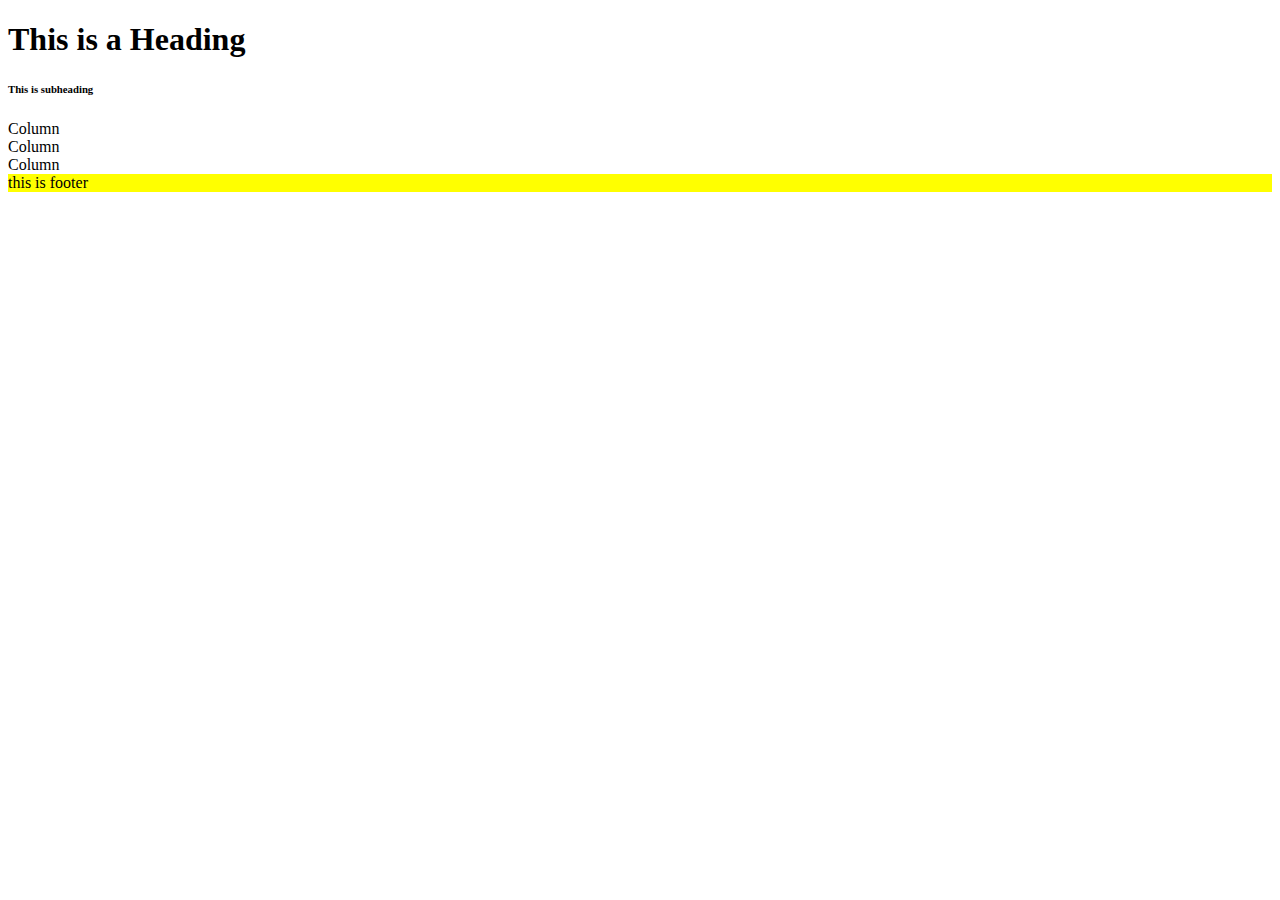
<file: dump/index.html>
<!DOCTYPE html>
<html lang="en">
		<head>
		<meta charset="UTF-8">
			<title>MULKO</title>			
			<link href="https://cdn.jsdelivr.net/npm/bootstrap@5.1.3/dist/css/bootstrap.min.css" rel="stylesheet" integrity="sha384-1BmE4kWBq78iYhFldvKuhfTAU6auU8tT94WrHftjDbrCEXSU1oBoqyl2QvZ6jIW3" crossorigin="anonymous">
		</head>
		<body>
			<h1>This is a Heading</h1>
			<h6>This is subheading</h6>
			<div class="container">
			<div class="row">
			<div class="col">
				Column
			</div>
			<div class="col">
				Column
			</div>
			<div class="col">
				Column
			</div>
		</div>
</div>
			
		<footer style="background:yellow">this is footer</footer>
		<script src="https://cdn.jsdelivr.net/npm/@popperjs/core@2.10.2/dist/umd/popper.min.js" integrity="sha384-7+zCNj/IqJ95wo16oMtfsKbZ9ccEh31eOz1HGyDuCQ6wgnyJNSYdrPa03rtR1zdB" crossorigin="anonymous"></script>
		<script src="https://cdn.jsdelivr.net/npm/bootstrap@5.1.3/dist/js/bootstrap.min.js" integrity="sha384-QJHtvGhmr9XOIpI6YVutG+2QOK9T+ZnN4kzFN1RtK3zEFEIsxhlmWl5/YESvpZ13" crossorigin="anonymous"></script>
	</body>
</html>
</file>
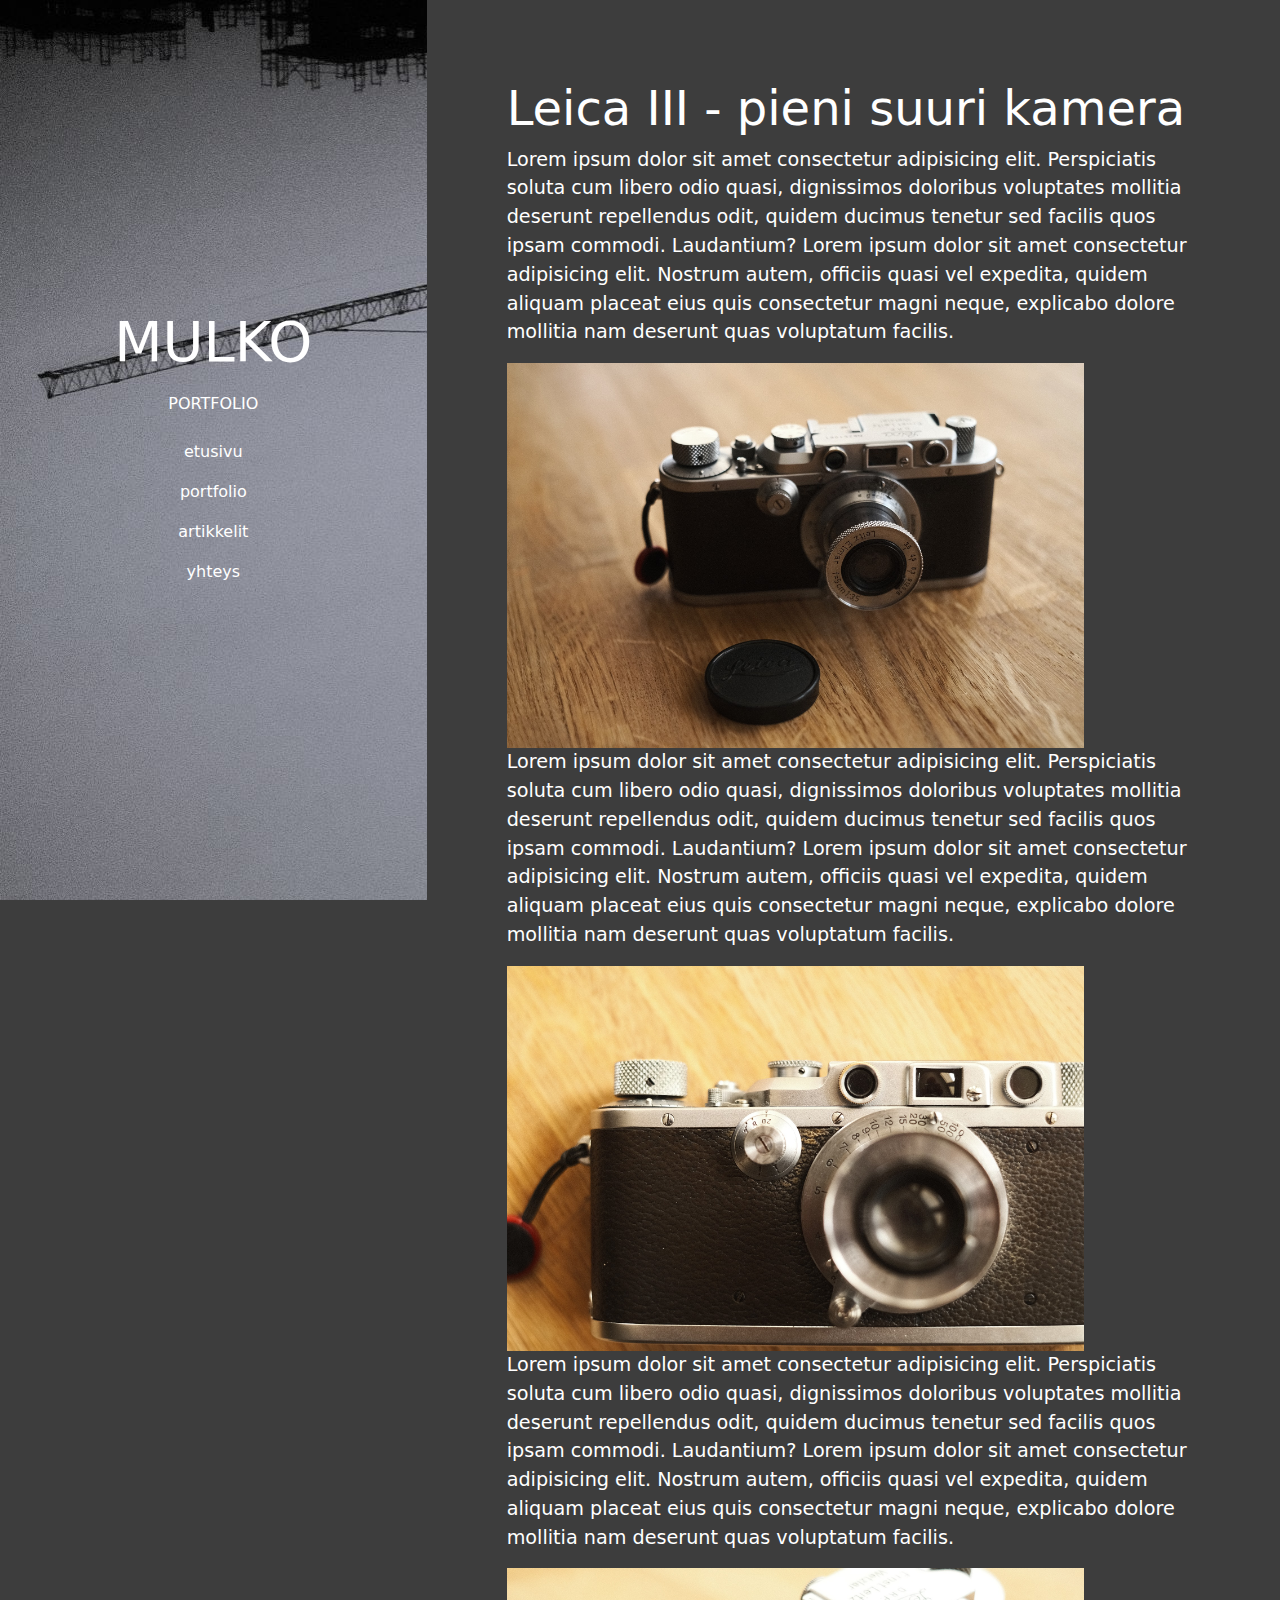
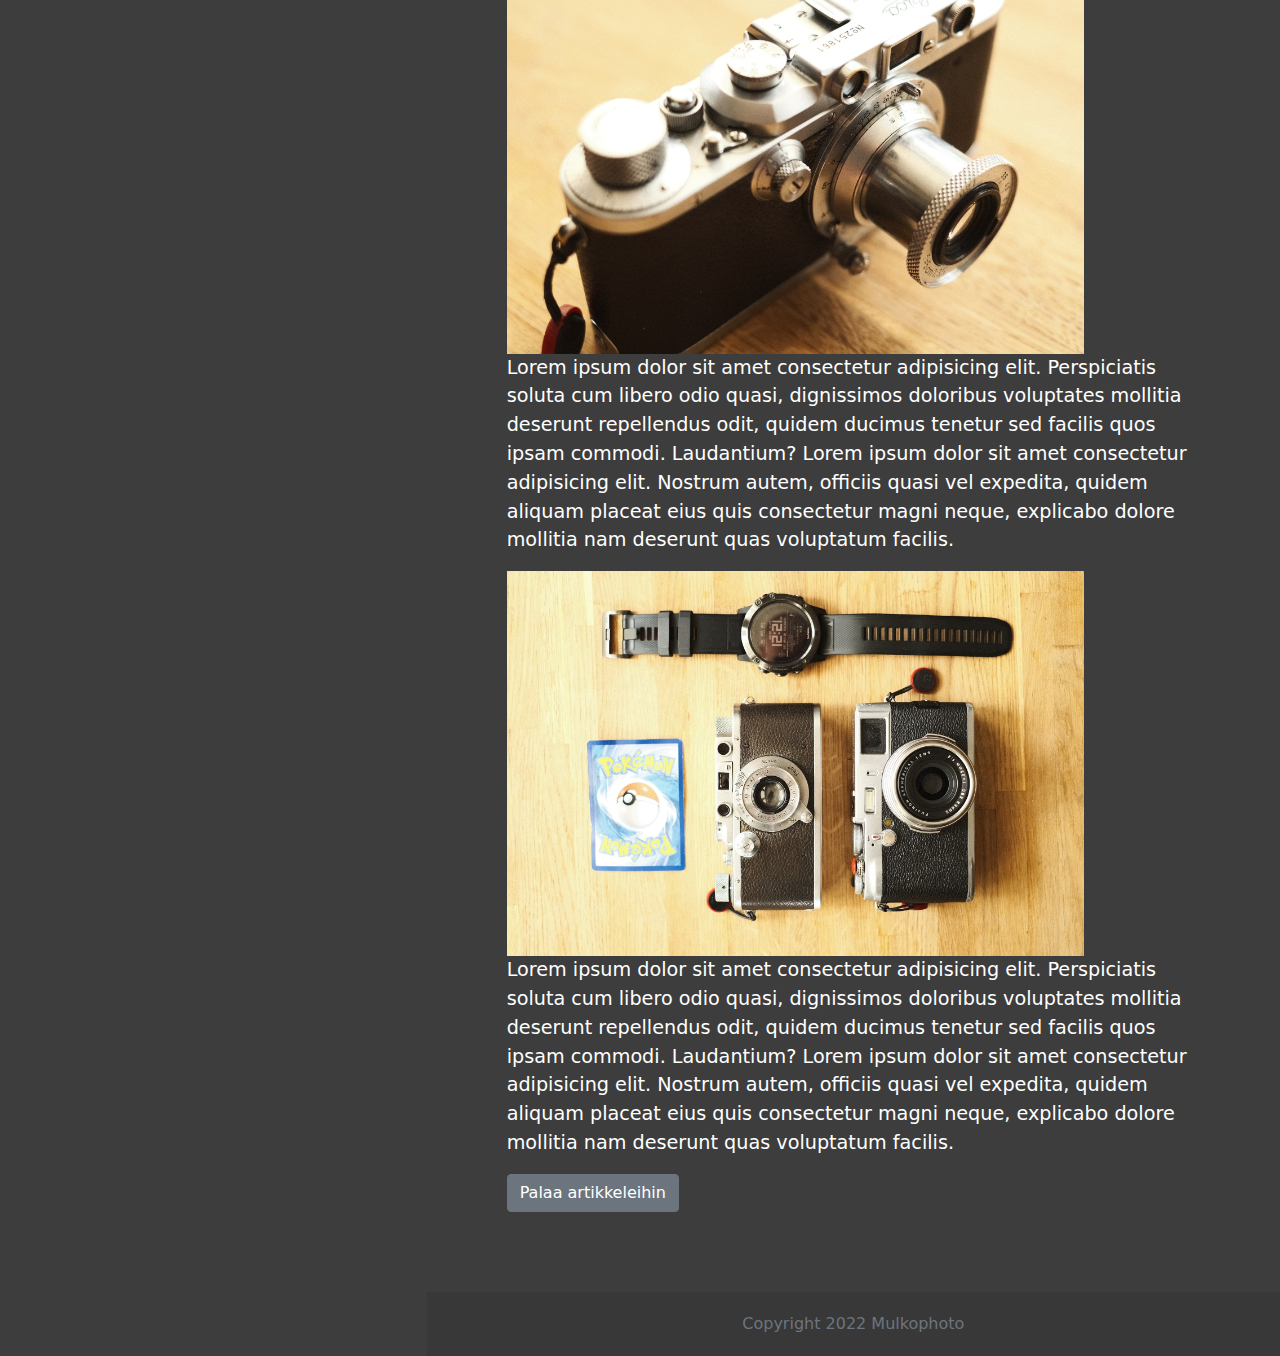
<file: artikkeli0001.html>
<!DOCTYPE html>
<html lang="en">
<head>
	<meta charset="UTF-8">
	<meta http-equiv="X-UA-Compatible" content="IE=edge">
	<meta name="viewport" content="width=device-width, initial-scale=1.0">
	<link rel="stylesheet" href="css/bootstrap.min.css">
	<link rel="stylesheet" href="css/styles.css">
	<title>MULKO</title>
</head>
<body>
	<div class="intro-left">
		<div class="container-fluid full-height">
			<div class="row text-center align-items-center full-height">
				<div class="col">
					<!-- <img src="img/kuva2.jpg" alt="kuva yksi" class="avatar"> -->
					<p class="display-4">MULKO</p>
					<p>PORTFOLIO</p>
						<ul class="nav flex-column">
							<li class="nav-item">
							  <a class="nav-link active" aria-current="page" href="index.html">etusivu</a>
							</li>
							<li class="nav-item">
							  <a class="nav-link" href="portfolio.html">portfolio</a>
							</li>
							<li class="nav-item">
							  <a class="nav-link" href="artikkelit.html">artikkelit</a>
							</li>
							<li class="nav-item">
								<a class="nav-link" href="yhteys.html">yhteys</a>
							  </li>
						  </ul>
				</div>
			</div>
		</div>
	</div>
	<div class="container-fluid">
		<div class="row">
			<div class="col-md-4"></div>
			<div class="col-md-8 panel-right px-0">

				<!-- <section class="quote">
					<figure>
						<blockquote class="blockquote">
						  <p>"Merry fucking Christmas."</p>
						</blockquote>
						<figcaption class="blockquote-footer">
						  David Goggins <cite title="Source Title">-2021</cite>
						</figcaption>
					  </figure>
				</section> -->
					
				<section class="intro">
					<h1 class="display-5">Leica III - pieni suuri kamera</h1>

					
					<p>Lorem ipsum dolor sit amet consectetur adipisicing elit. Perspiciatis soluta cum libero odio quasi, dignissimos doloribus voluptates mollitia deserunt repellendus odit, quidem ducimus tenetur sed facilis quos ipsam commodi. Laudantium? Lorem ipsum dolor sit amet consectetur adipisicing elit. Nostrum autem, officiis quasi vel expedita, quidem aliquam placeat eius quis consectetur magni neque, explicabo dolore mollitia nam deserunt quas voluptatum facilis.</p>
					<div class="col-md-10">	<img src="img_artikkeli/0001/img/2.jpg" class="img-fluid thumbnail" title="Mamiya RB67, Fuji Velvia 100"></div>
					<p>Lorem ipsum dolor sit amet consectetur adipisicing elit. Perspiciatis soluta cum libero odio quasi, dignissimos doloribus voluptates mollitia deserunt repellendus odit, quidem ducimus tenetur sed facilis quos ipsam commodi. Laudantium? Lorem ipsum dolor sit amet consectetur adipisicing elit. Nostrum autem, officiis quasi vel expedita, quidem aliquam placeat eius quis consectetur magni neque, explicabo dolore mollitia nam deserunt quas voluptatum facilis.</p>
					<div class="col-md-10">	<img src="img_artikkeli/0001/img/3.jpg" class="img-fluid thumbnail" title="Mamiya RB67, Fuji Velvia 100"></div>
					<p>Lorem ipsum dolor sit amet consectetur adipisicing elit. Perspiciatis soluta cum libero odio quasi, dignissimos doloribus voluptates mollitia deserunt repellendus odit, quidem ducimus tenetur sed facilis quos ipsam commodi. Laudantium? Lorem ipsum dolor sit amet consectetur adipisicing elit. Nostrum autem, officiis quasi vel expedita, quidem aliquam placeat eius quis consectetur magni neque, explicabo dolore mollitia nam deserunt quas voluptatum facilis.</p>
					<div class="col-md-10">	<img src="img_artikkeli/0001/img/4.jpg" class="img-fluid thumbnail" title="Mamiya RB67, Fuji Velvia 100"></div>
					<p>Lorem ipsum dolor sit amet consectetur adipisicing elit. Perspiciatis soluta cum libero odio quasi, dignissimos doloribus voluptates mollitia deserunt repellendus odit, quidem ducimus tenetur sed facilis quos ipsam commodi. Laudantium? Lorem ipsum dolor sit amet consectetur adipisicing elit. Nostrum autem, officiis quasi vel expedita, quidem aliquam placeat eius quis consectetur magni neque, explicabo dolore mollitia nam deserunt quas voluptatum facilis.</p>
					<div class="col-md-10">	<img src="img_artikkeli/0001/img/5.jpg" class="img-fluid thumbnail" title="Mamiya RB67, Fuji Velvia 100"></div>
					<p>Lorem ipsum dolor sit amet consectetur adipisicing elit. Perspiciatis soluta cum libero odio quasi, dignissimos doloribus voluptates mollitia deserunt repellendus odit, quidem ducimus tenetur sed facilis quos ipsam commodi. Laudantium? Lorem ipsum dolor sit amet consectetur adipisicing elit. Nostrum autem, officiis quasi vel expedita, quidem aliquam placeat eius quis consectetur magni neque, explicabo dolore mollitia nam deserunt quas voluptatum facilis.</p>
					<a href="artikkelit.html"><button type="button" class="btn btn-secondary">Palaa artikkeleihin</button></a>
					
				</section>
				<footer class="footer">
					<div class="container-fluid">
						<span class="text-muted">
							Copyright 2022 Mulkophoto
						</span>
					</div>
				</footer>	

			</div>
		</div>
	</div>
	<script src="https://cdn.jsdelivr.net/npm/bootstrap@5.1.3/dist/js/bootstrap.bundle.min.js" integrity="sha384-ka7Sk0Gln4gmtz2MlQnikT1wXgYsOg+OMhuP+IlRH9sENBO0LRn5q+8nbTov4+1p" crossorigin="anonymous"></script>
	<script src="js/bootstrap.bundle.min.js" integrity="sha384-ka7Sk0Gln4gmtz2MlQnikT1wXgYsOg+OMhuP+IlRH9sENBO0LRn5q+8nbTov4+1p" crossorigin="anonymous"></script>

</body>
</html>
</file>
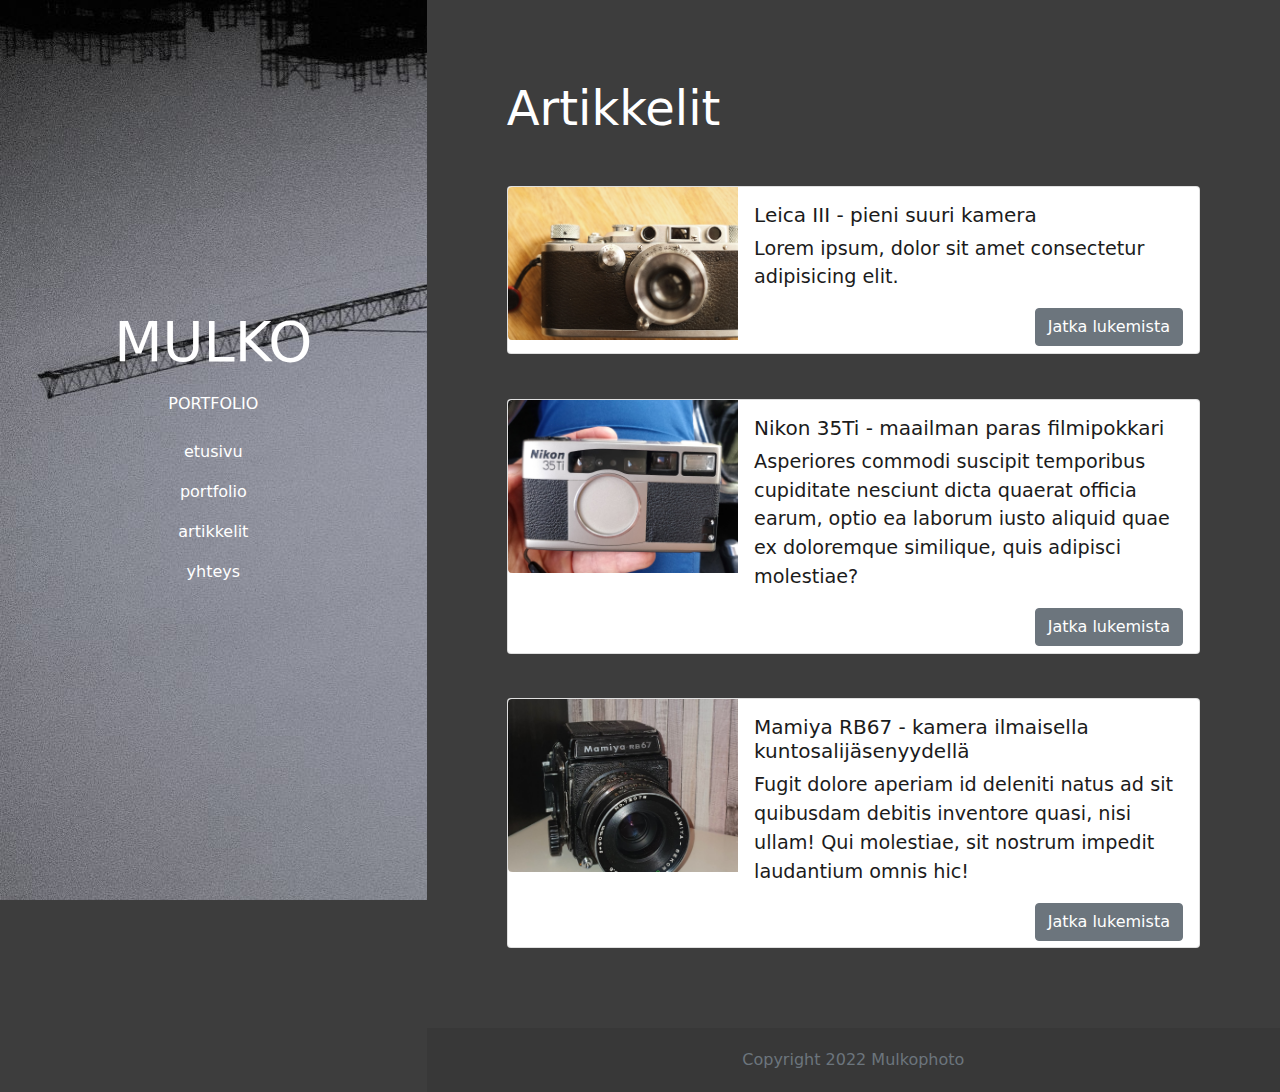
<file: artikkelit.html>
<!DOCTYPE html>
<html lang="en">
<head>
	<meta charset="UTF-8">
	<meta http-equiv="X-UA-Compatible" content="IE=edge">
	<meta name="viewport" content="width=device-width, initial-scale=1.0">
	<link rel="stylesheet" href="css/bootstrap.min.css">
	<link rel="stylesheet" href="css/styles.css">
	<title>MULKO</title>
</head>
<body>
	<div class="intro-left">
		<div class="container-fluid full-height">
			<div class="row text-center align-items-center full-height">
				<div class="col">
					<!-- <img src="img/kuva2.jpg" alt="kuva yksi" class="avatar"> -->
					<p class="display-4">MULKO</p>
					<p>PORTFOLIO</p>
						<ul class="nav flex-column">
							<li class="nav-item">
							  <a class="nav-link active" aria-current="page" href="index.html">etusivu</a>
							</li>
							<li class="nav-item">
							  <a class="nav-link" href="portfolio.html">portfolio</a>
							</li>
							<li class="nav-item">
							  <a class="nav-link" href="artikkelit.html">artikkelit</a>
							</li>
							<li class="nav-item">
								<a class="nav-link" href="yhteys.html">yhteys</a>
							  </li>
						  </ul>
				</div>
			</div>
		</div>
	</div>
	<div class="container-fluid">
		<div class="row">
			<div class="col-md-4"></div>
			<div class="col-md-8 panel-right px-0">

				<!-- <section class="quote">
					<figure>
						<blockquote class="blockquote">
						  <p>"Merry fucking Christmas."</p>
						</blockquote>
						<figcaption class="blockquote-footer">
						  David Goggins <cite title="Source Title">-2021</cite>
						</figcaption>
					  </figure>
				</section> -->
				<section class="blog">
					<h2 class="display-5 mb-5">Artikkelit</h2>
					<div class="container-fluid">
						<!-- <div class="card" style="width: 100%">
							<div class="card-body">
							  <h5 class="card-title">Card title</h5>
							  <p class="card-text">Lorem, ipsum dolor sit amet consectetur adipisicing elit. Consectetur reiciendis repellendus dolorem nam deserunt facere commodi blanditiis ipsa provident laudantium minima laborum numquam, ducimus odit harum accusantium cum nemo est.</p>
							  <button type="button" class="btn btn-secondary">Jatka lukemista</button>
							</div>
						  </div>  -->
					</div>
					<div class="card mb-3" style="width: 100%;">
						<div class="row g-0">
						  <div class="col-md-4">
							<img src="img_artikkeli/0001/img/3.jpg" class="img-fluid rounded-start" alt="Leicaiii">
						  </div>
						  <div class="col-md-8">
							<div class="card-body">
							  <h5 class="card-title">Leica III - pieni suuri kamera</h5>
							  <p class="card-text">Lorem ipsum, dolor sit amet consectetur adipisicing elit.</p>
							  <a href="artikkeli0001.html"><button type="button" class="btn btn-secondary float-end">Jatka lukemista</button></a><br>
							</div>
						  </div>
						</div>
					  </div>
					<br>
					<div class="card mb-3" style="width: 100%;">
						<div class="row g-0">
						  <div class="col-md-4">
							<img src="img_artikkeli/0002/img/1.jpg" class="img-fluid rounded-start" alt="Nikon35ti">
						  </div>
						  <div class="col-md-8">
							<div class="card-body">
							  <h5 class="card-title">Nikon 35Ti - maailman paras filmipokkari</h5>
							  <p class="card-text">Asperiores commodi suscipit temporibus cupiditate nesciunt dicta quaerat officia earum, optio ea laborum iusto aliquid quae ex doloremque similique, quis adipisci molestiae?</p>
							  <a href="#"><button type="button" class="btn btn-secondary float-end">Jatka lukemista</button></a><br>
							</div>
						  </div>
						</div>
					  </div>
					  <br>
					  <div class="card mb-3" style="width: 100%;">
						<div class="row g-0">
						  <div class="col-md-4">
							<img src="img_artikkeli/0003/img/1.jpg" class="img-fluid rounded-start" alt="Mamiyarb67">
						  </div>
						  <div class="col-md-8">
							<div class="card-body">
							  <h5 class="card-title">Mamiya RB67 - kamera ilmaisella kuntosalij&auml;senyydell&auml;</h5>
							  <p class="card-text">Fugit dolore aperiam id deleniti natus ad sit quibusdam debitis inventore quasi, nisi ullam! Qui molestiae, sit nostrum impedit laudantium omnis hic!</p>
							  <a href="#"><button type="button" class="btn btn-secondary float-end">Jatka lukemista</button></a><br>
							</div>
						  </div>
						</div>
					  </div>
			
				</section>
				<footer class="footer">
					<div class="container-fluid">
						<span class="text-muted">
							Copyright 2022 Mulkophoto
						</span>
					</div>
				</footer>	
			</div>
		</div>
	</div>
	<script src="https://cdn.jsdelivr.net/npm/bootstrap@5.1.3/dist/js/bootstrap.bundle.min.js" integrity="sha384-ka7Sk0Gln4gmtz2MlQnikT1wXgYsOg+OMhuP+IlRH9sENBO0LRn5q+8nbTov4+1p" crossorigin="anonymous"></script>
	<script src="js/bootstrap.bundle.min.js" integrity="sha384-ka7Sk0Gln4gmtz2MlQnikT1wXgYsOg+OMhuP+IlRH9sENBO0LRn5q+8nbTov4+1p" crossorigin="anonymous"></script>

</body>
</html>
</file>
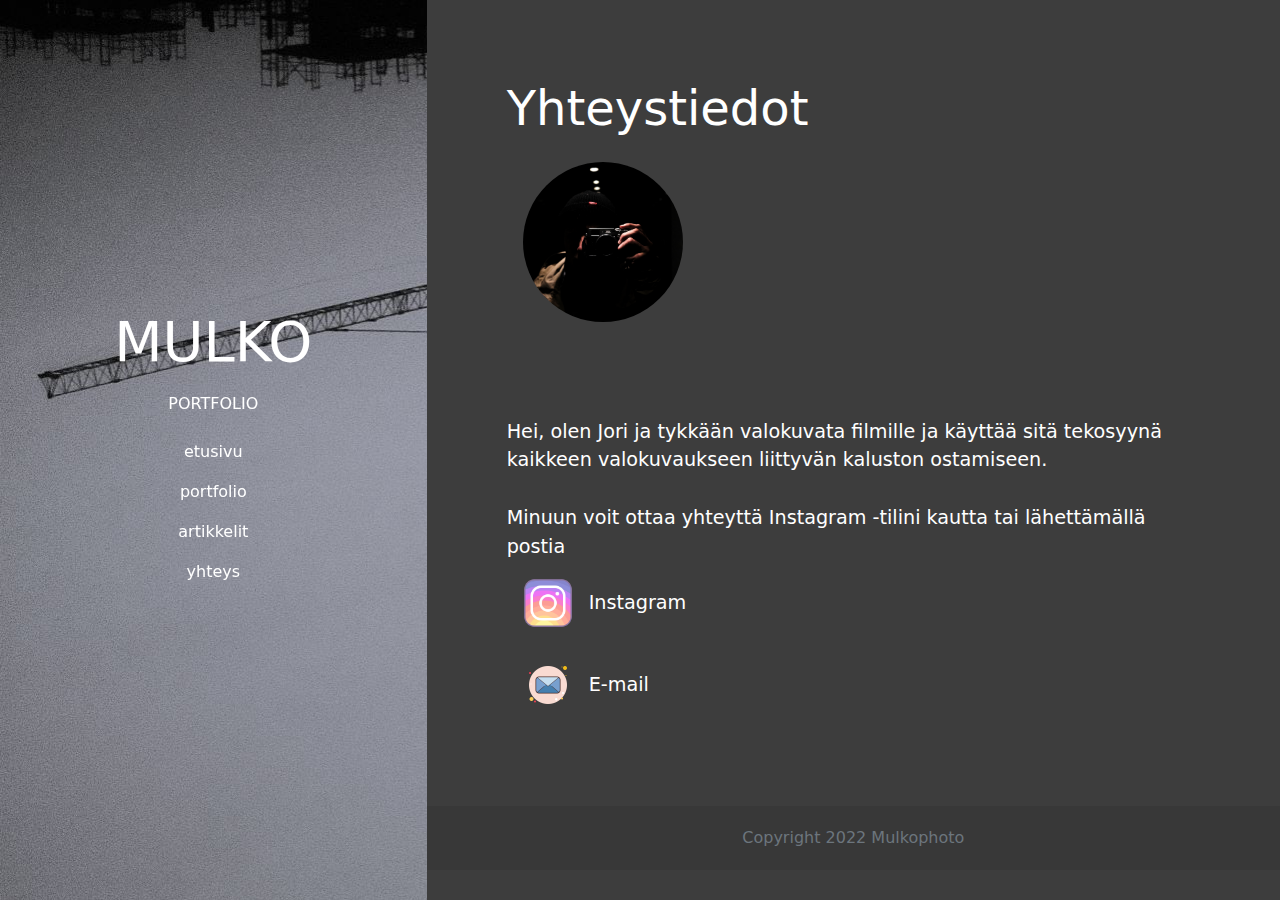
<file: yhteys.html>
<!DOCTYPE html>
<html lang="en">
<head>
	<meta charset="UTF-8">
	<meta http-equiv="X-UA-Compatible" content="IE=edge">
	<meta name="viewport" content="width=device-width, initial-scale=1.0">
	<link rel="stylesheet" href="css/bootstrap.min.css">
	<link rel="stylesheet" href="css/styles.css">
	<title>MULKO</title>
</head>
<body>
	<div class="intro-left">
		<div class="container-fluid full-height">
			<div class="row text-center align-items-center full-height">
				<div class="col">
					<p class="display-4">MULKO</p>
					<p>PORTFOLIO</p>
						<ul class="nav flex-column">
							<li class="nav-item">
							  <a class="nav-link active" aria-current="page" href="index.html">etusivu</a>
							</li>
							<li class="nav-item">
							  <a class="nav-link" href="portfolio.html">portfolio</a>
							</li>
							<li class="nav-item">
							  <a class="nav-link" href="artikkelit.html">artikkelit</a>
							</li>
							<li class="nav-item">
								<a class="nav-link" href="yhteys.html">yhteys</a>
							  </li>
						  </ul>
				</div>
			</div>
		</div>
	</div>
	<div class="container-fluid">
		<div class="row">
			<div class="col-md-4"></div>
			<div class="col-md-8 panel-right px-0">
				<!-- <section class="quote">
					<figure>
						<blockquote class="blockquote">
						  <p>"Merry fucking Christmas."</p>
						</blockquote>
						<figcaption class="blockquote-footer">
						  David Goggins <cite title="Source Title">-2021</cite>
						</figcaption>
					  </figure>
				</section> -->
					
				<section class="intro">
					<h1 class="display-5">Yhteystiedot</h1>
					<p>					
						<img src="img/omakuva.JPG" alt="omakuva" class="avatar">
					</p>
				</section>

				<section>
					Hei, olen Jori ja tykk&auml;&auml;n valokuvata filmille ja k&auml;ytt&auml;&auml; sit&auml; tekosyyn&auml; kaikkeen valokuvaukseen liittyv&auml;n kaluston ostamiseen.<br><br>
					Minuun voit ottaa yhteytt&auml; Instagram -tilini kautta tai lähettämällä postia<br>
					<a href="https://www.instagram.com/mulkophoto/"><img src="icons/icons8-instagram-80.png" alt="omakuva" class="icon"></a>Instagram<br>
					<a href="mailto:mulkophoto@gmail.com"><img src="icons/icons8-mail-100.png" alt="omakuva" class="icon"></a>E-mail

				</section>
				<!-- <section class="contact">
					<div class="mb-3">
						<label for="exampleFormControlInput1" class="form-label">Nimi</label>
						<input type="text" class="form-control" id="exampleFormControlInput1" placeholder="...">
					  </div>
					<div class="mb-3">
						<label for="exampleFormControlInput1" class="form-label">E-mail</label>
						<input type="email" class="form-control" id="exampleFormControlInput1" placeholder="name@example.com">
					  </div>
					  <div class="mb-3">
						<label for="exampleFormControlTextarea1" class="form-label">Mit&auml; ajatuksia?</label>
						<textarea class="form-control" id="exampleFormControlTextarea1" rows="3"></textarea>
						
					  </div>
					  <button type="button" class="btn btn-light float-end" a href ="mailto: jori.jantti@gmail.com">
						  L&auml;het&auml;
						</button>
				</section> -->
				<footer class="footer">
					<div class="container-fluid">
						<span class="text-muted">
							Copyright 2022 Mulkophoto
						</span>
					</div>
				</footer>	
			</div>
		</div>
	</div>
	<script src="https://cdn.jsdelivr.net/npm/bootstrap@5.1.3/dist/js/bootstrap.bundle.min.js" integrity="sha384-ka7Sk0Gln4gmtz2MlQnikT1wXgYsOg+OMhuP+IlRH9sENBO0LRn5q+8nbTov4+1p" crossorigin="anonymous"></script>
	<script src="js/bootstrap.bundle.min.js" integrity="sha384-ka7Sk0Gln4gmtz2MlQnikT1wXgYsOg+OMhuP+IlRH9sENBO0LRn5q+8nbTov4+1p" crossorigin="anonymous"></script>

</body>
</html>
</file>
<file: css/styles.css>
body, html {
    height: 100%;
    /* background: url(/img/kuva2.JPG);
    background-blend-mode: darken; */
    background-color: #3d3d3d;
    background-size: 100%;
}

body {
font-weight: 200;
font-size: 1rem;
color: #ffffff;
}

.intro-left {
    background: url(../img/kuva1mv.jpg);
    position: fixed;
    left: 0;
    width: 33.3333%;
    height: 100%;
    color: white;

}

@media (max-width: 786px) {
    .intro-left{
        height: 30vh;
        margin-bottom: 0;
        position: relative;
        width: 100%
    }
}

/* .nav-item {
    background-color: rgb(173, 132, 184);
    padding: 10px;
} */

/* .nav-link {
    
} */

.nav-item {
    color: #be8989;
    font: 20px;
    text-decoration: none;
    width: 100%;
    /* height: 10px; */
    }
    .nav-item a {
    color: #ffffff;
    background: none;
    font: 20px;
    text-decoration: none;
    width: 100%;
    /* height: 10px; */
    }
    .nav-item a:hover {
    color: #ffffff;
    background: #3d3d3d;
    font: 20px;
    text-decoration: none;
    width: 100%;
    /* height: 10px; */
    }

.linkki {
    color: #ffffff;
    font: 20px;
    text-decoration: underline;
    width: 100%;
    /* height: 10px; */
    }
    .linkki a {
    color: #ffffff;
    background: none;
    font: 20px;
    text-decoration: none;
    width: 100%;
    /* height: 10px; */
    }
    .linkki a:hover {
    color: #7e0c0c;
    background: #af3838;
    font: 20px;
    text-decoration: none;
    width: 100%;
    /* height: 10px; */
    }

.avatar {
    width: 10rem;
    height: 10rem;
    border-radius: 50%;
    margin: 1rem;
}

.icon {
    width: 50px;
    height: 50px;
    border-radius: 20%;
    margin: 1rem;
}

.full-height {
    height: 100%;
}

.quote{
    float: right;

}

section {
    margin: 5rem;
    font-size: 1.2rem;
}

.card{
    color: rgb(27, 27, 27);
    /* background-image: url(../img_portfolio/051.jpg); */
    /* background-color: #8d8d8d;
    background-blend-mode: color-dodge; */
    object-fit: contain;

}

.footer{
    background-color: #383838;
    font-size: 1rem;
    padding: 20px;
    text-align: center;
    height: 4rem;
    margin: 0;
}
/* .card::before {    
    content: "";
    background-image: url(../img_portfolio/2020-07\ Konica\ Lexio\ 70\ Fuji\ C200\ Tervakoski\ Helsinki\ Savonlinna\ 023.jpg);
    background-size: cover;
    position: absolute;
    top: 0px;
    right: 0px;
    bottom: 0px;
    left: 0px;
    opacity: 0.75;
}

.kortti-linnki {
    color: #be8989;
    font: 20px;
    text-decoration: none;
    width: 100%;
    height: 10px;
    }
    .kortti-linnki a {
    color: #ffffff;
    background: none;
    font: 20px;
    text-decoration: none;
    width: 100%;
    height: 10px;
    }
    .kortti-linnki a:hover {
    color: #ff0000;
    background: #787b7e;
    font: 20px;
    text-decoration: none;
    width: 100%;
    height: 10px;
    } */
</file>
